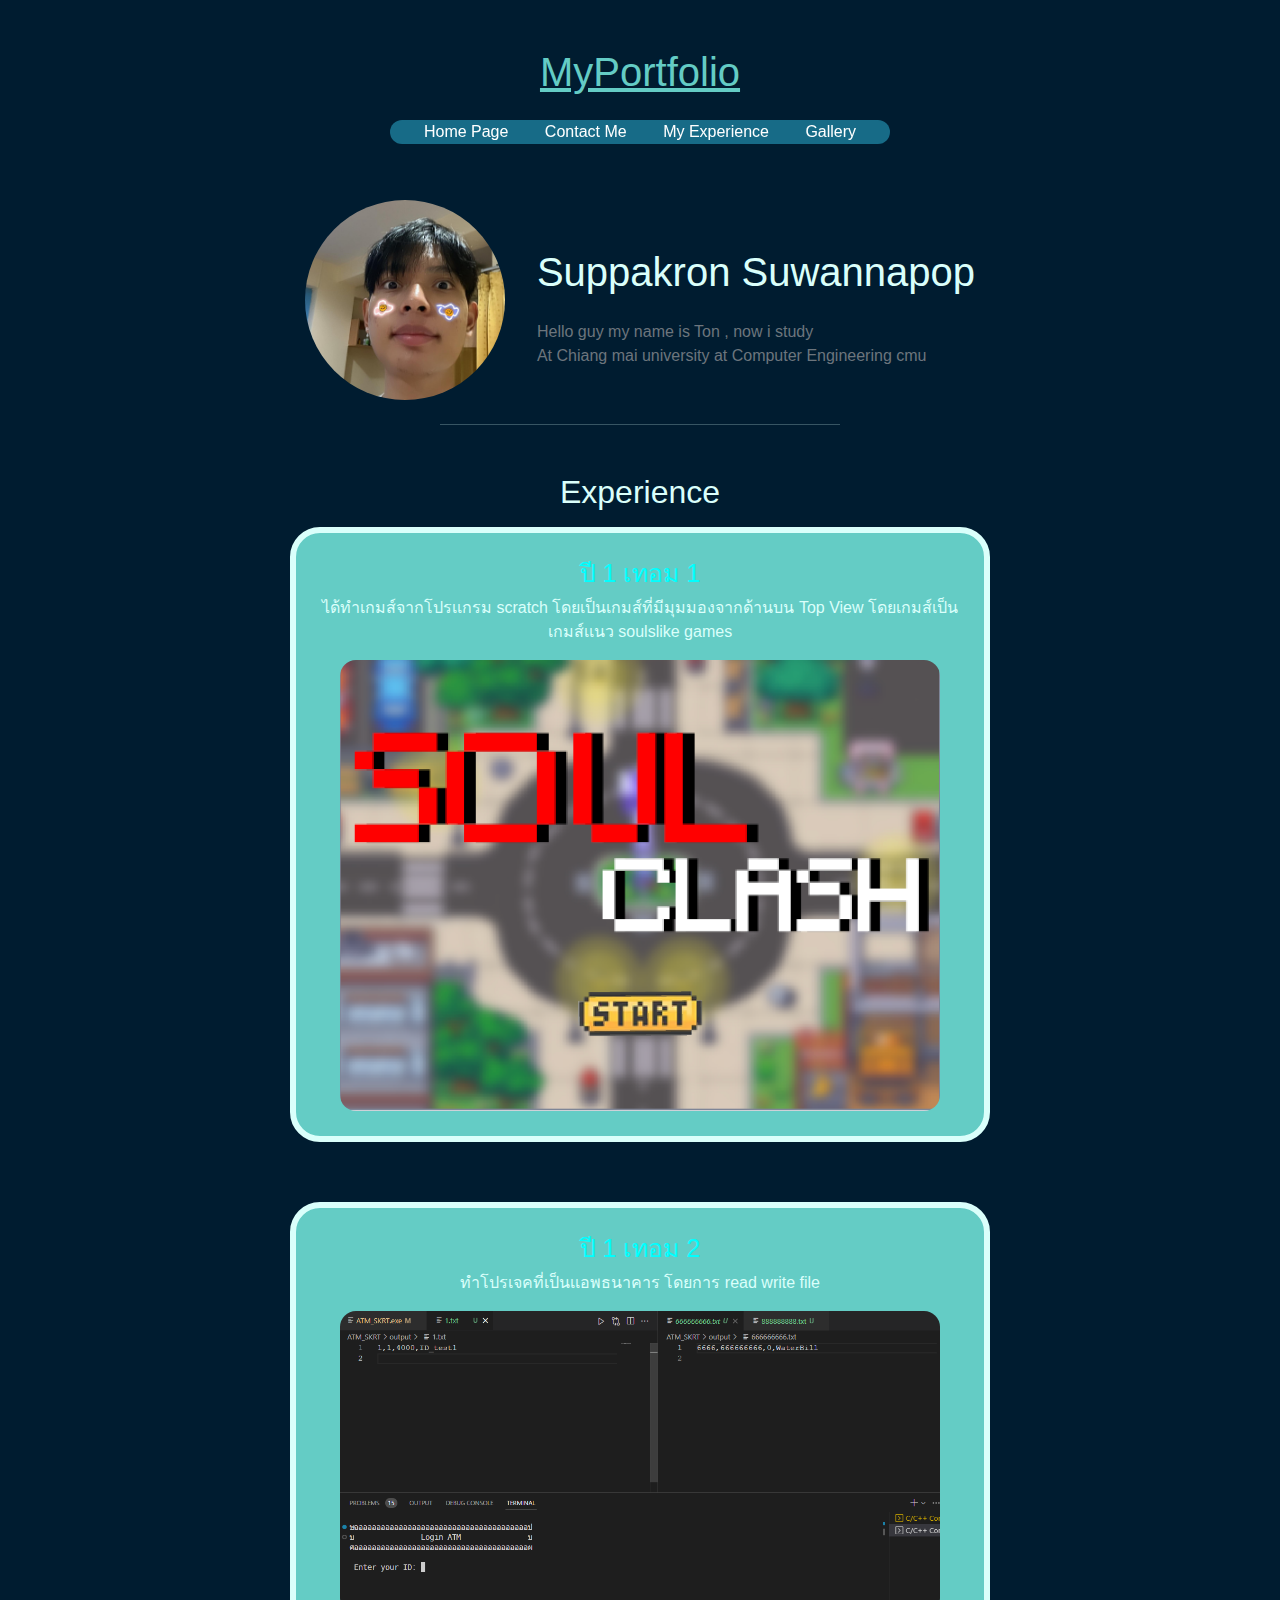
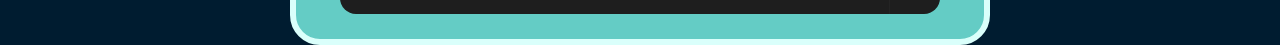
<file: Experience.html>
<!DOCTYPE html>
<html lang="en">

<head>
  <link rel="stylesheet" href="https://cdn.jsdelivr.net/npm/bootstrap@5.3.0/dist/js/bootstrap.bundle.min.js" />
  <link rel="stylesheet" href="https://cdn.jsdelivr.net/npm/bootstrap@5.3.0/dist/css/bootstrap.min.css" />
  <meta charset="UTF-8" />
  <meta name="viewport" content="width=device-width, initial-scale=1.0" />
  <title>Experience</title>
  <link rel="stylesheet" href="stylesheet.css" />
  <link rel="stylesheet" href="stylesheet3.css" />
</head>

<body>
  <h1 class="mt-5 mb-4" style="text-align: center">MyPortfolio</h1>
  <div class="What  mb-5 sticky-top">
    <div class="Page">
      <span class="index"><a href="index.html"> Home Page </a></span>
      <span class="contact"><a href="contact.html"> Contact Me </a></span>
      <span class="experience"><a href="Experience.html"> My Experience </a></span>
      <span class="Gallery"><a href="Gallery.html">Gallery</a></span>
    </div>
  </div>
  <div class="d-flex justify-content-center align-content-center mx-auto gap-3 rounded-5 p-2" style="max-width: 750px">
    <div>
      <img class="rounded-circle" style="width: 200px; height: 200px; object-fit: cover"
        src="img/6541121C-2618-47DB-A8EC-02A6F3E3F431_1_105_c.jpeg" />
    </div>
    <div class="mt-5 ms-3 d-none d-sm-block">
      <div class="display-6 mb-4">Suppakron Suwannapop</div>
      <div class="text-muted">
        <p class="text-start fs-6 text-secondary">
          Hello guy my name is Ton , now i study <br />At Chiang mai
          university at Computer Engineering cmu
        </p>
      </div>
    </div>
  </div>
  <hr width="400px" class="mx-auto">
  <h2 class="mt-5 mb-3">Experience</h2>
  <div class="box" id="OO">
    <h3>ปี 1 เทอม 1</h3>
    <div>
      <p>
        ได้ทำเกมส์จากโปรเเกรม scratch โดยเป็นเกมส์ที่มีมุมมองจากด้านบน Top View
        โดยเกมส์เป็นเกมส์เเนว soulslike games
      </p>
      <img class="d-none d-sm-block mx-auto rounded-4" width="600px"
        src="img/ภาพถ่ายหน้าจอ 2566-06-22 เวลา 15.47.38.png" alt="" />

    </div>
  </div>
  <div class="box" id="PP">
    <h3>ปี 1 เทอม 2</h3>
    <p>ทำโปรเจคที่เป็นเเอพธนาคาร โดยการ read write file</p>
    <img class="d-none d-sm-block mx-auto rounded-4" width="600px" src="img/OOPP.png" alt="" />
  </div>
</body>

</html>
</file>
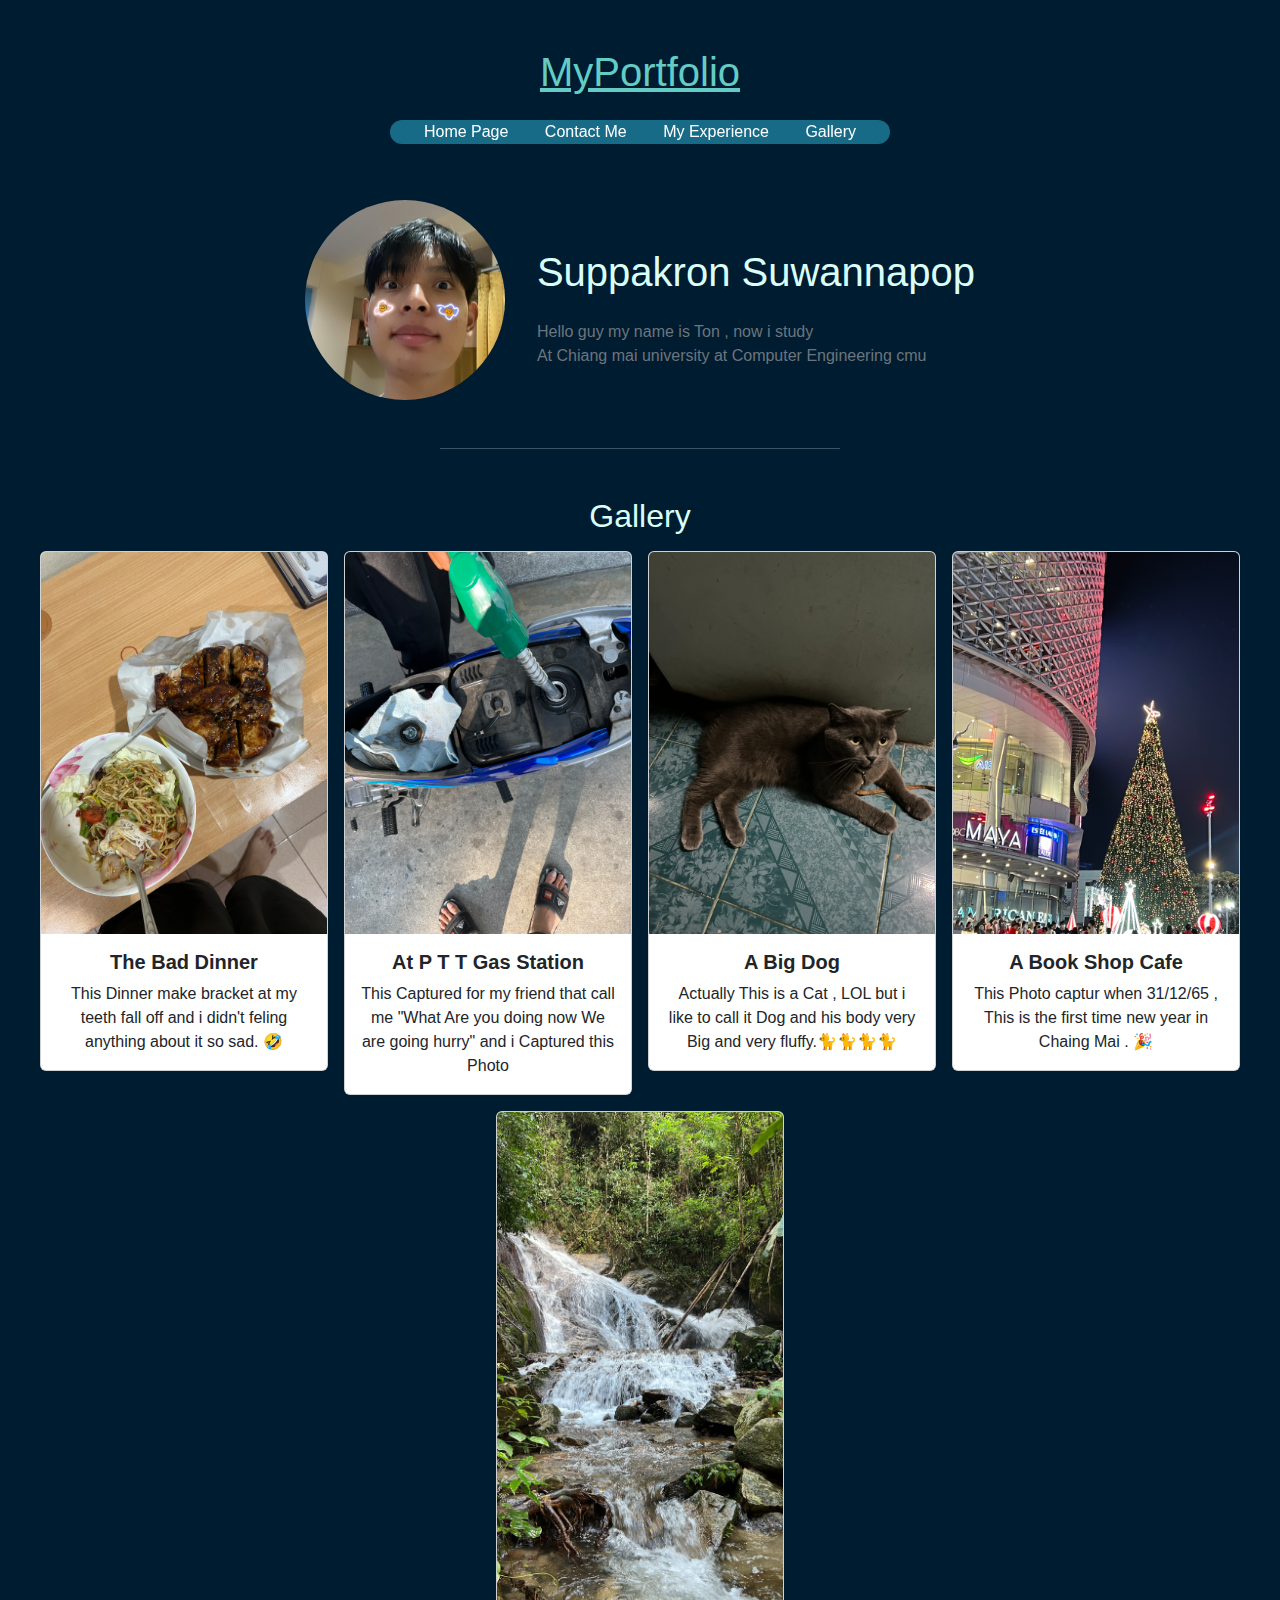
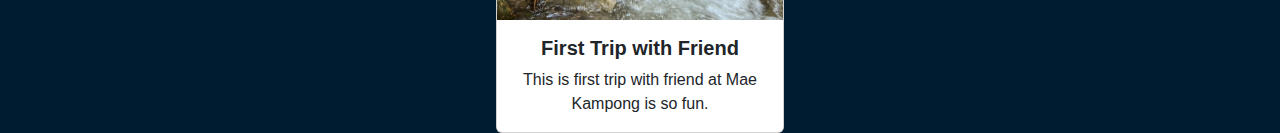
<file: Gallery.html>
<!DOCTYPE html>
<html lang="en">

<head>
  <link rel="stylesheet" href="https://cdn.jsdelivr.net/npm/bootstrap@5.3.0/dist/js/bootstrap.bundle.min.js" />
  <link rel="stylesheet" href="https://cdn.jsdelivr.net/npm/bootstrap@5.3.0/dist/css/bootstrap.min.css" />
  <meta charset="UTF-8" />
  <meta name="viewport" content="width=device-width, initial-scale=1.0" />
  <link rel="stylesheet" href="stylesheet.css" />
  <title>My Portfolio</title>
</head>

<body>
  <h1 class="mt-5 mb-4" style="text-align: center">MyPortfolio</h1>
  <div class="What mb-5 sticky-top">
    <div class="Page">
      <span class="index"><a href="index.html"> Home Page </a></span>
      <span class="contact"><a href="contact.html"> Contact Me </a></span>
      <span class="experience"><a href="Experience.html"> My Experience </a></span>
      <span class="Gallery"><a href="Gallery.html">Gallery</a></span>
    </div>
  </div>
  <div class="d-flex justify-content-center align-content-center mx-auto gap-3 rounded-5 p-2" style="max-width: 750px">
    <div>
      <img class="rounded-circle" style="width: 200px; height: 200px; object-fit: cover"
        src="img/6541121C-2618-47DB-A8EC-02A6F3E3F431_1_105_c.jpeg" />
    </div>
    <div class="mt-5 ms-3 d-none d-sm-block">
      <div class="display-6 mb-4">Suppakron Suwannapop</div>
      <div class="text-muted">
        <p class="text-start fs-6 text-secondary">
          Hello guy my name is Ton , now i study <br />At Chiang mai
          university at Computer Engineering cmu
        </p>
      </div>
    </div>
  </div>
  <br />
  <hr width="400px" class="mx-auto">
  <h2 class="mt-5 mb-3">Gallery</h2>
  <div class="d-flex gap-3 justify-content-center flex-wrap align-items-start">
    <div class="card" style="width: 18rem">
      <img src="img/eatkai.jpeg" class="card-img-top" />
      <div class="card-body">
        <h5 class="card-title fw-bold">The Bad Dinner</h5>
        <p class="card-text">
          This Dinner make bracket at my teeth fall off and i didn't feling
          anything about it so sad. 🤣
        </p>
      </div>
    </div>
    <div class="card" style="width: 18rem">
      <img src="img/fillgaswhilefrindecall.jpeg" class="card-img-top" />
      <div class="card-body">
        <h5 class="card-title fw-bold">At P T T Gas Station</h5>
        <p class="card-text">
          This Captured for my friend that call me "What Are you doing now We
          are going hurry" and i Captured this Photo
        </p>
      </div>
    </div>
    <div class="card" style="width: 18rem">
      <img src="img/mycat.jpeg" class="card-img-top" />
      <div class="card-body">
        <h5 class="card-title fw-bold">A Big Dog</h5>
        <p class="card-text">
          Actually This is a Cat , LOL but i like to call it Dog and his body
          very Big and very fluffy.🐈🐈🐈🐈
        </p>
      </div>
    </div>
    <div class="card" style="width: 18rem">
      <img src="img/newyearatchaimai.jpeg" class="card-img-top" />
      <div class="card-body">
        <h5 class="card-title fw-bold">A Book Shop Cafe</h5>
        <p class="card-text">
          This Photo captur when 31/12/65 , This is the first time new year in
          Chaing Mai . 🎉
        </p>
      </div>
    </div>
    <div class="card" style="width: 18rem">
      <img src="img/macumpor.jpg" class="card-img-top" />
      <div class="card-body">
        <h5 class="card-title fw-bold">First Trip with Friend</h5>
        <p class="card-text">
          This is first trip with friend at Mae Kampong is so fun.
        </p>
      </div>
    </div>
  </div>
</body>

</html>
</file>
<file: stylesheet.css>
body {
  text-align: center;
  background-color: #001c30;
  font-family:'Lucida Sans', 'Lucida Sans Regular', 'Lucida Grande', 'Lucida Sans Unicode', Geneva, Verdana, sans-serif;
  color: #dafffb;
}
h1 {
  color: #64ccc5;
  text-decoration: underline;
}

h3 {
  color: aqua;
  font-size: 25px;
}
.Name {
  text-size-adjust: 50px;
  font-size: 25px;
  text-decoration: underline;
}
.SkillHeader {
  border-radius: 30px;
  background-color: #64ccc5;
  border: solid #dafffb 5px;
  width: 500px;
  padding: 5px;
  margin: auto auto;
  margin-bottom: 10px;
}
.Page {
  list-style-type: none;
  margin: 0;
  padding: 0;
  overflow: hidden;
  float: center;
  background-color: #176b87;
}
.Page a {
  display: inline;
  color: white;
  text-align: center;
  padding: 14px 16px;
  text-decoration: none;
  border-radius: 100px;
}
.Page a:hover {
  background-color: white;
  color: black;
}
.Photoandinformation {
  border-radius: 10px;
  margin: auto auto;
  background-color: #dafffb;
  padding: 10px;
  width: 160px;
}
.personphoto {
  border-radius: 5px;
  display: block;
  margin-left: auto;
  margin-right: auto;
  height: 150px;
  width: 150px;
}
.What {
  border-radius: 100px;
  margin: 15px auto 25px auto;
  width: 500px;
  overflow: hidden;
}
.my-rounded-left {
  border-top-left-radius: 15px;
  border-bottom-left-radius: 15px;
}

.my-rounded-right {
  border-top-right-radius: 15px;
  border-bottom-right-radius: 15px;
}

.my-rounded-all {
  border-top-left-radius: 15px;
  border-top-right-radius: 15px;
  border-bottom-left-radius: 15px;
  border-bottom-right-radius: 15px;
}
</file>
<file: stylesheet3.css>
.box {
  border: solid #dafffb 6px;
  background-color: #64ccc5;
  text-align: center;
  max-width: 700px;
  margin-left: auto;
  margin-right: auto;
  padding: 25px;
  border-radius: 30px;
}

#OO {
  border-color: #dafffb;
  margin-bottom: 60px;
}
#PP {
  overflow: hidden;
}

.HOMEPAGE {
  padding: 25px;
  margin-top: 100px;
  background-color: white;
}
</file>
